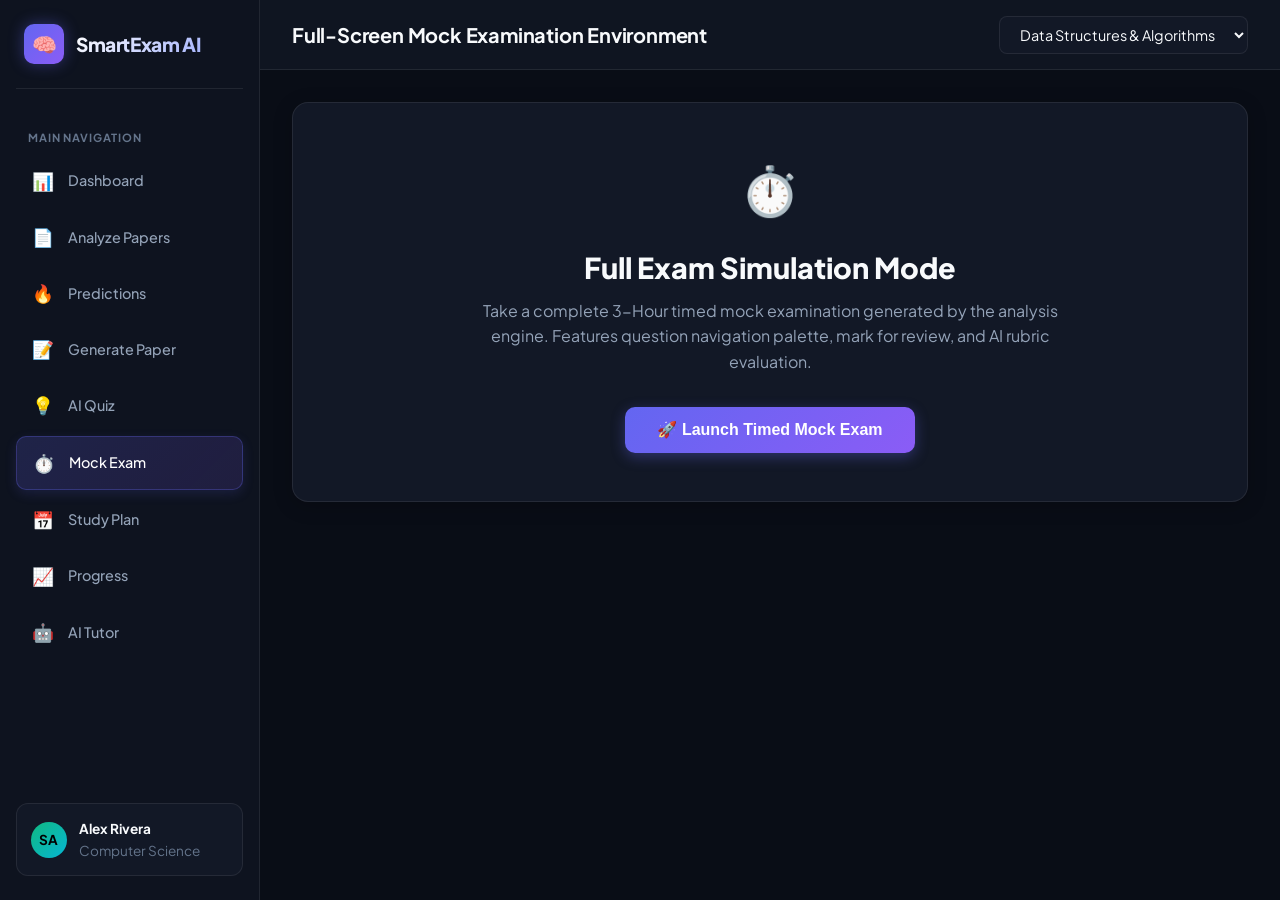
<file: frontend/mock-exam.html>
<!DOCTYPE html>
<html lang="en">
<head>
  <meta charset="UTF-8">
  <meta name="viewport" content="width=device-width, initial-scale=1.0">
  <title>Mock Exam — SmartExam AI</title>
  <link rel="stylesheet" href="css/style.css">
  <link rel="stylesheet" href="css/exam.css">
</head>
<body>

  <aside class="app-sidebar">
    <div class="brand-logo">
      <div class="logo-icon">🧠</div>
      <div class="brand-title">SmartExam AI</div>
    </div>

    <div class="nav-section-label">Main Navigation</div>
    <ul class="nav-links">
      <li class="nav-item"><a href="dashboard.html"><span class="nav-icon">📊</span> <span>Dashboard</span></a></li>
      <li class="nav-item"><a href="analyze.html"><span class="nav-icon">📄</span> <span>Analyze Papers</span></a></li>
      <li class="nav-item"><a href="predictions.html"><span class="nav-icon">🔥</span> <span>Predictions</span></a></li>
      <li class="nav-item"><a href="generate-paper.html"><span class="nav-icon">📝</span> <span>Generate Paper</span></a></li>
      <li class="nav-item"><a href="quiz.html"><span class="nav-icon">💡</span> <span>AI Quiz</span></a></li>
      <li class="nav-item active"><a href="mock-exam.html"><span class="nav-icon">⏱️</span> <span>Mock Exam</span></a></li>
      <li class="nav-item"><a href="study-plan.html"><span class="nav-icon">📅</span> <span>Study Plan</span></a></li>
      <li class="nav-item"><a href="progress.html"><span class="nav-icon">📈</span> <span>Progress</span></a></li>
      <li class="nav-item"><a href="tutor.html"><span class="nav-icon">🤖</span> <span>AI Tutor</span></a></li>
    </ul>

    <div class="user-profile-widget">
      <div class="avatar">SA</div>
      <div style="font-size: 0.85rem;">
        <strong style="display: block; color: var(--text-main);">Alex Rivera</strong>
        <span style="color: var(--text-dim);">Computer Science</span>
      </div>
    </div>
  </aside>

  <main class="app-main">
    <header class="app-header">
      <div class="header-title-box">
        <h1>Full-Screen Mock Examination Environment</h1>
      </div>
      <div class="subject-selector-wrap">
        <select id="globalSubjectSelect">
          <option value="dsa">Data Structures & Algorithms</option>
          <option value="os">Operating Systems</option>
        </select>
      </div>
    </header>

    <div class="content-container">
      
      <!-- Mock Exam Launcher -->
      <div id="mockExamConfigContainer" class="card" style="text-align: center; padding: 3rem;">
        <div style="font-size: 3rem; margin-bottom: 1rem;">⏱️</div>
        <h2 style="font-size: 1.8rem; font-weight: 800; margin-bottom: 0.5rem;">Full Exam Simulation Mode</h2>
        <p style="color: var(--text-muted); max-width: 600px; margin: 0 auto 2rem auto;">
          Take a complete 3-Hour timed mock examination generated by the analysis engine. Features question navigation palette, mark for review, and AI rubric evaluation.
        </p>
        <button id="startMockExamBtn" class="btn btn-primary" style="font-size: 1rem; padding: 0.85rem 2rem;">🚀 Launch Timed Mock Exam</button>
      </div>

      <!-- Active Exam View -->
      <div id="mockExamActiveContainer" style="display: none;">
        <div style="display: flex; align-items: center; justify-content: space-between; margin-bottom: 1.5rem; background: var(--bg-card); padding: 1rem 1.5rem; border-radius: 14px; border: 1px solid var(--border-color);">
          <div>
            <h3 style="font-size: 1.1rem; font-weight: 700;">Data Structures & Algorithms — Final Examination</h3>
            <span style="font-size: 0.8rem; color: var(--text-dim);">Total Marks: 100 • Answer all questions</span>
          </div>
          <div class="exam-timer-badge">
            ⏱️ <span id="examTimerDisplay">03:00:00</span>
          </div>
        </div>

        <div class="exam-layout">
          
          <!-- Active Question Main Area -->
          <div class="card" id="examActiveQuestionBox">
            <!-- Rendered via mock-exam.js -->
          </div>

          <!-- Question Palette Sidebar -->
          <div class="card">
            <h4 style="font-size: 0.95rem; font-weight: 700; border-bottom: 1px solid var(--border-color); padding-bottom: 0.5rem; margin-bottom: 1rem;">
              Question Palette
            </h4>

            <div style="display: flex; flex-direction: column; gap: 0.5rem; font-size: 0.8rem; margin-bottom: 1rem;">
              <div style="display: flex; align-items: center; gap: 0.5rem;">
                <span style="width: 12px; height: 12px; border-radius: 3px; background: var(--accent-emerald);"></span> Answered
              </div>
              <div style="display: flex; align-items: center; gap: 0.5rem;">
                <span style="width: 12px; height: 12px; border-radius: 3px; background: var(--accent-amber);"></span> Marked for Review
              </div>
              <div style="display: flex; align-items: center; gap: 0.5rem;">
                <span style="width: 12px; height: 12px; border-radius: 3px; background: rgba(255,255,255,0.1);"></span> Unanswered
              </div>
            </div>

            <div class="question-palette-grid" id="examQuestionPalette">
              <!-- Rendered via mock-exam.js -->
            </div>

            <button class="btn btn-primary" style="width: 100%; margin-top: 2rem;" onclick="if(confirm('Submit Mock Exam now?')) submitMockExam();">
              Submit Examination
            </button>
          </div>

        </div>
      </div>

      <!-- Exam Result Box -->
      <div id="mockExamResultBox" style="display: none;">
        <!-- Rendered after exam submission -->
      </div>

    </div>
  </main>

  <script src="js/api.js"></script>
  <script src="js/mock-exam.js"></script>
</body>
</html>
</file>
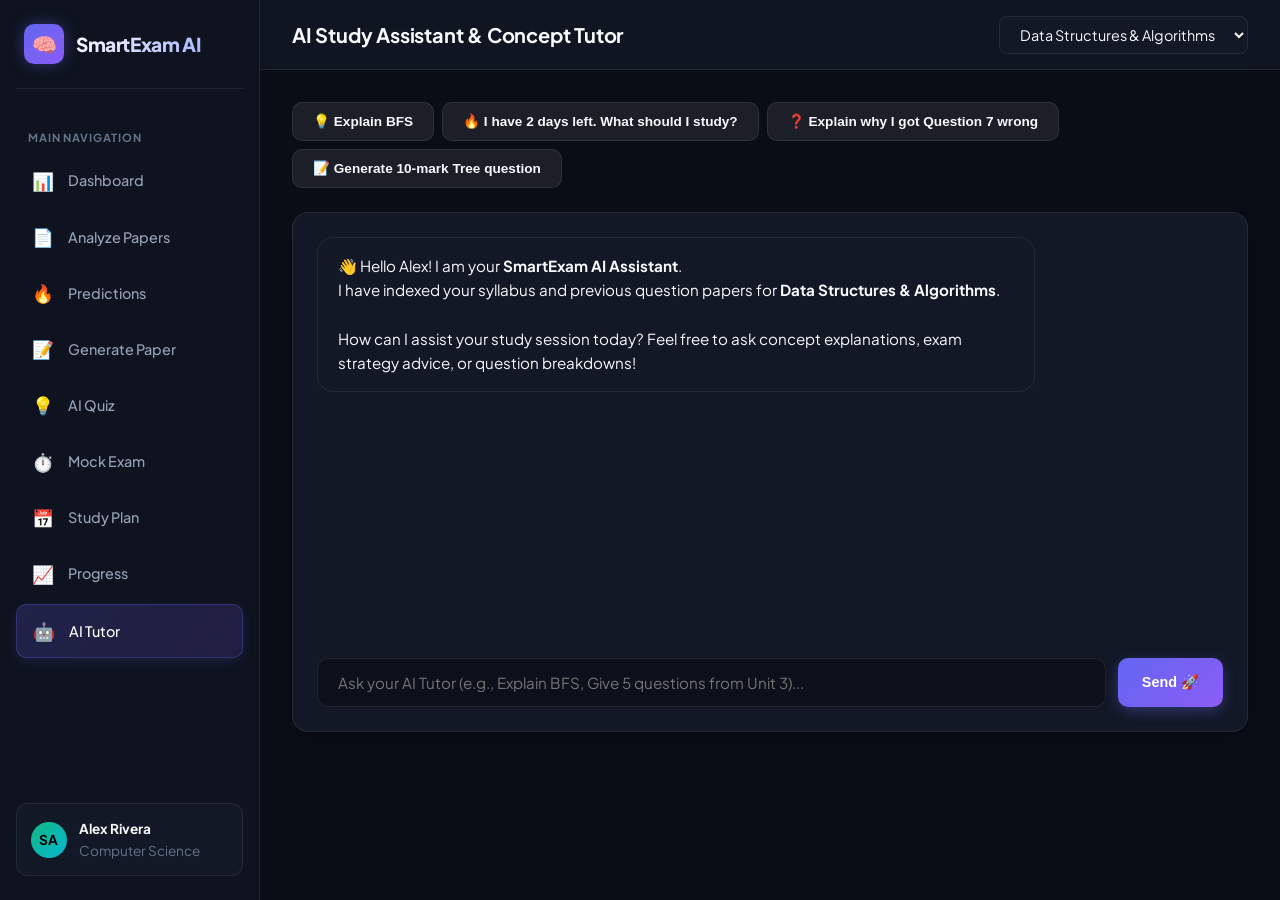
<file: frontend/tutor.html>
<!DOCTYPE html>
<html lang="en">
<head>
  <meta charset="UTF-8">
  <meta name="viewport" content="width=device-width, initial-scale=1.0">
  <title>AI Tutor — SmartExam AI</title>
  <link rel="stylesheet" href="css/style.css">
</head>
<body>

  <aside class="app-sidebar">
    <div class="brand-logo">
      <div class="logo-icon">🧠</div>
      <div class="brand-title">SmartExam AI</div>
    </div>

    <div class="nav-section-label">Main Navigation</div>
    <ul class="nav-links">
      <li class="nav-item"><a href="dashboard.html"><span class="nav-icon">📊</span> <span>Dashboard</span></a></li>
      <li class="nav-item"><a href="analyze.html"><span class="nav-icon">📄</span> <span>Analyze Papers</span></a></li>
      <li class="nav-item"><a href="predictions.html"><span class="nav-icon">🔥</span> <span>Predictions</span></a></li>
      <li class="nav-item"><a href="generate-paper.html"><span class="nav-icon">📝</span> <span>Generate Paper</span></a></li>
      <li class="nav-item"><a href="quiz.html"><span class="nav-icon">💡</span> <span>AI Quiz</span></a></li>
      <li class="nav-item"><a href="mock-exam.html"><span class="nav-icon">⏱️</span> <span>Mock Exam</span></a></li>
      <li class="nav-item"><a href="study-plan.html"><span class="nav-icon">📅</span> <span>Study Plan</span></a></li>
      <li class="nav-item"><a href="progress.html"><span class="nav-icon">📈</span> <span>Progress</span></a></li>
      <li class="nav-item active"><a href="tutor.html"><span class="nav-icon">🤖</span> <span>AI Tutor</span></a></li>
    </ul>

    <div class="user-profile-widget">
      <div class="avatar">SA</div>
      <div style="font-size: 0.85rem;">
        <strong style="display: block; color: var(--text-main);">Alex Rivera</strong>
        <span style="color: var(--text-dim);">Computer Science</span>
      </div>
    </div>
  </aside>

  <main class="app-main">
    <header class="app-header">
      <div class="header-title-box">
        <h1>AI Study Assistant & Concept Tutor</h1>
      </div>
      <div class="subject-selector-wrap">
        <select id="globalSubjectSelect">
          <option value="dsa">Data Structures & Algorithms</option>
          <option value="os">Operating Systems</option>
        </select>
      </div>
    </header>

    <div class="content-container">
      
      <!-- Quick Prompts Card -->
      <div style="margin-bottom: 1.5rem; display: flex; flex-wrap: wrap; gap: 0.5rem;">
        <button class="btn btn-secondary" style="font-size: 0.85rem;" onclick="sendQuickPrompt('Explain BFS graph traversal algorithm in detail.')">💡 Explain BFS</button>
        <button class="btn btn-secondary" style="font-size: 0.85rem;" onclick="sendQuickPrompt('I have 2 days left before my exam. What should I study?')">🔥 I have 2 days left. What should I study?</button>
        <button class="btn btn-secondary" style="font-size: 0.85rem;" onclick="sendQuickPrompt('Explain why I got Question 7 wrong in my quiz.')">❓ Explain why I got Question 7 wrong</button>
        <button class="btn btn-secondary" style="font-size: 0.85rem;" onclick="sendQuickPrompt('Give me a sample 10-mark question from Trees.')">📝 Generate 10-mark Tree question</button>
      </div>

      <!-- Chat Container -->
      <div class="card" style="height: 520px; display: flex; flex-direction: column; padding: 1.5rem;">
        <div id="tutorMessagesBox" style="flex: 1; overflow-y: auto; padding-right: 0.5rem; margin-bottom: 1rem;">
          
          <!-- Initial Welcome Message -->
          <div style="display: flex; justify-content: flex-start; margin-bottom: 1rem;">
            <div style="max-width: 80%; padding: 1rem 1.25rem; background: var(--bg-card); border: 1px solid var(--border-color); border-radius: 16px; font-size: 0.95rem; line-height: 1.6;">
              👋 Hello Alex! I am your <strong>SmartExam AI Assistant</strong>.<br>
              I have indexed your syllabus and previous question papers for <strong>Data Structures & Algorithms</strong>.<br><br>
              How can I assist your study session today? Feel free to ask concept explanations, exam strategy advice, or question breakdowns!
            </div>
          </div>

        </div>

        <form id="tutorChatForm" style="display: flex; gap: 0.75rem;">
          <input type="text" id="tutorQueryInput" placeholder="Ask your AI Tutor (e.g., Explain BFS, Give 5 questions from Unit 3)..." style="flex: 1; padding: 0.85rem 1.25rem; background: rgba(0,0,0,0.3); border: 1px solid var(--border-color); border-radius: 12px; color: var(--text-main); font-family: inherit; font-size: 0.95rem;">
          <button type="submit" class="btn btn-primary" style="padding: 0 1.5rem;">Send 🚀</button>
        </form>
      </div>

    </div>
  </main>

  <script src="js/api.js"></script>
  <script src="js/tutor.js"></script>
</body>
</html>
</file>
<file: frontend/css/style.css>
/* ==========================================================================
   SmartExam AI — Global Styles & Design System
   ========================================================================== */
@import url('https://fonts.googleapis.com/css2?family=Plus+Jakarta+Sans:wght@300;400;500;600;700;800&family=JetBrains+Mono:wght@400;500;600&display=swap');

:root {
  --bg-dark: #090d16;
  --bg-card: #121826;
  --bg-card-hover: #1c2333;
  --bg-sidebar: #0e131f;
  --border-color: rgba(255, 255, 255, 0.08);
  --border-focus: rgba(99, 102, 241, 0.5);

  --accent-primary: #6366f1;
  --accent-primary-hover: #4f46e5;
  --accent-secondary: #8b5cf6;
  --accent-cyan: #06b6d4;
  --accent-emerald: #10b981;
  --accent-amber: #f59e0b;
  --accent-rose: #f43f5e;

  --text-main: #f8fafc;
  --text-muted: #94a3b8;
  --text-dim: #64748b;

  --glass-bg: rgba(18, 24, 38, 0.75);
  --glass-border: rgba(255, 255, 255, 0.12);
  --shadow-lg: 0 10px 30px -5px rgba(0, 0, 0, 0.5), 0 0 20px rgba(99, 102, 241, 0.15);
  
  --font-main: 'Plus Jakarta Sans', sans-serif;
  --font-mono: 'JetBrains Mono', monospace;
}

* {
  margin: 0;
  padding: 0;
  box-sizing: border-box;
}

body {
  font-family: var(--font-main);
  background-color: var(--bg-dark);
  color: var(--text-main);
  line-height: 1.6;
  min-height: 100vh;
  display: flex;
  overflow-x: hidden;
}

/* Sidebar Navigation */
.app-sidebar {
  width: 260px;
  background-color: var(--bg-sidebar);
  border-right: 1px solid var(--border-color);
  display: flex;
  flex-direction: column;
  position: fixed;
  top: 0;
  bottom: 0;
  left: 0;
  z-index: 100;
  padding: 1.5rem 1rem;
}

.brand-logo {
  display: flex;
  align-items: center;
  gap: 0.75rem;
  padding: 0 0.5rem 1.5rem 0.5rem;
  border-bottom: 1px solid var(--border-color);
  margin-bottom: 1.5rem;
}

.logo-icon {
  width: 40px;
  height: 40px;
  background: linear-gradient(135deg, var(--accent-primary), var(--accent-secondary));
  border-radius: 10px;
  display: flex;
  align-items: center;
  justify-content: center;
  font-size: 1.25rem;
  box-shadow: 0 0 15px rgba(99, 102, 241, 0.4);
}

.brand-title {
  font-size: 1.2rem;
  font-weight: 800;
  letter-spacing: -0.02em;
  background: linear-gradient(135deg, #ffffff, #a5b4fc);
  -webkit-background-clip: text;
  -webkit-text-fill-color: transparent;
}

.nav-section-label {
  font-size: 0.7rem;
  font-weight: 700;
  text-transform: uppercase;
  letter-spacing: 0.08em;
  color: var(--text-dim);
  padding: 0.5rem 0.75rem;
  margin-top: 0.5rem;
}

.nav-links {
  list-style: none;
  display: flex;
  flex-direction: column;
  gap: 0.25rem;
}

.nav-item a {
  display: flex;
  align-items: center;
  gap: 0.85rem;
  padding: 0.75rem 1rem;
  color: var(--text-muted);
  text-decoration: none;
  font-size: 0.9rem;
  font-weight: 500;
  border-radius: 10px;
  transition: all 0.2s ease;
}

.nav-item a:hover {
  background-color: rgba(255, 255, 255, 0.05);
  color: var(--text-main);

}

.nav-item.active a {
  background: linear-gradient(135deg, rgba(99, 102, 241, 0.2), rgba(139, 92, 246, 0.15));
  color: #ffffff;
  border: 1px solid rgba(99, 102, 241, 0.3);
  box-shadow: 0 4px 12px rgba(99, 102, 241, 0.15);
}

.nav-icon {
  font-size: 1.1rem;
}

.user-profile-widget {
  margin-top: auto;
  padding: 0.85rem;
  background: var(--bg-card);
  border: 1px solid var(--border-color);
  border-radius: 12px;
  display: flex;
  align-items: center;
  gap: 0.75rem;
}

.avatar {
  width: 36px;
  height: 36px;
  border-radius: 50%;
  background: linear-gradient(135deg, var(--accent-emerald), var(--accent-cyan));
  display: flex;
  align-items: center;
  justify-content: center;
  font-weight: 700;
  color: #000;
  font-size: 0.85rem;
}

/* Main Workspace */
.app-main {
  margin-left: 260px;
  flex: 1;
  display: flex;
  flex-direction: column;
  min-height: 100vh;
}

.app-header {
  height: 70px;
  background: var(--glass-bg);
  backdrop-filter: blur(12px);
  border-bottom: 1px solid var(--border-color);
  display: flex;
  align-items: center;
  justify-content: space-between;
  padding: 0 2rem;
  position: sticky;
  top: 0;
  z-index: 90;
}

.header-title-box h1 {
  font-size: 1.25rem;
  font-weight: 700;
  letter-spacing: -0.01em;
}

.subject-selector-wrap select {
  background: var(--bg-card);
  color: var(--text-main);
  border: 1px solid var(--border-color);
  padding: 0.5rem 1rem;
  border-radius: 8px;
  font-family: inherit;
  font-size: 0.9rem;
  cursor: pointer;
  outline: none;
}

.content-container {
  padding: 2rem;
  max-width: 1400px;
  width: 100%;
  margin: 0 auto;
}

/* Cards & Layout Grid */
.grid-2 { display: grid; grid-template-columns: repeat(2, 1fr); gap: 1.5rem; }
.grid-3 { display: grid; grid-template-columns: repeat(3, 1fr); gap: 1.5rem; }
.grid-4 { display: grid; grid-template-columns: repeat(4, 1fr); gap: 1.5rem; }

.card {
  background: var(--bg-card);
  border: 1px solid var(--border-color);
  border-radius: 16px;
  padding: 1.5rem;
  box-shadow: 0 4px 20px rgba(0, 0, 0, 0.2);
  transition: transform 0.2s ease, border-color 0.2s ease;
}

.card:hover {
  border-color: rgba(255, 255, 255, 0.15);
}

.card-header {
  display: flex;
  align-items: center;
  justify-content: space-between;
  margin-bottom: 1rem;
}

.card-title {
  font-size: 1.05rem;
  font-weight: 700;
  display: flex;
  align-items: center;
  gap: 0.5rem;
}

/* Badges & Buttons */
.badge {
  display: inline-flex;
  align-items: center;
  padding: 0.25rem 0.65rem;
  border-radius: 20px;
  font-size: 0.75rem;
  font-weight: 700;
  letter-spacing: 0.02em;
}

.badge-critical { background: rgba(244, 63, 94, 0.2); color: #fecdd3; border: 1px solid rgba(244, 63, 94, 0.4); }
.badge-high { background: rgba(245, 158, 11, 0.2); color: #fde68a; border: 1px solid rgba(245, 158, 11, 0.4); }
.badge-medium { background: rgba(6, 182, 212, 0.2); color: #a5f3fc; border: 1px solid rgba(6, 182, 212, 0.4); }
.badge-low { background: rgba(16, 185, 129, 0.2); color: #a7f3d0; border: 1px solid rgba(16, 185, 129, 0.4); }

.btn {
  display: inline-flex;
  align-items: center;
  justify-content: center;
  gap: 0.5rem;
  padding: 0.65rem 1.25rem;
  border-radius: 10px;
  font-weight: 600;
  font-size: 0.9rem;
  cursor: pointer;
  border: none;
  transition: all 0.2s ease;
  text-decoration: none;
}

.btn-primary {
  background: linear-gradient(135deg, var(--accent-primary), var(--accent-secondary));
  color: #ffffff;
  box-shadow: 0 4px 14px rgba(99, 102, 241, 0.35);
}

.btn-primary:hover {
  box-shadow: 0 6px 20px rgba(99, 102, 241, 0.5);
  transform: translateY(-1px);
}

.btn-secondary {
  background: rgba(255, 255, 255, 0.08);
  color: var(--text-main);
  border: 1px solid var(--border-color);
}

.btn-secondary:hover {
  background: rgba(255, 255, 255, 0.12);
}

/* Tables */
.data-table {
  width: 100%;
  border-collapse: collapse;
  margin-top: 1rem;
}

.data-table th, .data-table td {
  padding: 0.85rem 1rem;
  text-align: left;
  border-bottom: 1px solid var(--border-color);
  font-size: 0.9rem;
}

.data-table th {
  color: var(--text-dim);
  font-weight: 600;
  font-size: 0.8rem;
  text-transform: uppercase;
}

.data-table tr:hover td {
  background: rgba(255, 255, 255, 0.02);
}

/* Responsive */
@media (max-width: 992px) {
  .app-sidebar { width: 70px; padding: 1rem 0.5rem; }
  .brand-title, .nav-section-label, .nav-item span:not(.nav-icon), .user-profile-widget span { display: none; }
  .app-main { margin-left: 70px; }
  .grid-2, .grid-3, .grid-4 { grid-template-columns: 1fr; }
}
</file>
<file: frontend/css/exam.css>
/* Mock Exam specific styles */
.exam-layout {
  display: grid;
  grid-template-columns: 1fr 300px;
  gap: 1.5rem;
}

.exam-timer-badge {
  font-family: var(--font-mono);
  font-size: 1.1rem;
  font-weight: 700;
  color: var(--accent-amber);
  background: rgba(245, 158, 11, 0.15);
  border: 1px solid rgba(245, 158, 11, 0.3);
  padding: 0.4rem 0.85rem;
  border-radius: 8px;
}

.question-palette-grid {
  display: grid;
  grid-template-columns: repeat(5, 1fr);
  gap: 0.5rem;
  margin-top: 1rem;
}

.palette-btn {
  width: 42px;
  height: 42px;
  border-radius: 8px;
  background: rgba(255, 255, 255, 0.05);
  border: 1px solid var(--border-color);
  color: var(--text-main);
  font-weight: 700;
  font-size: 0.85rem;
  cursor: pointer;
  display: flex;
  align-items: center;
  justify-content: center;
  transition: all 0.2s ease;
}

.palette-btn:hover { background: rgba(255, 255, 255, 0.15); }
.palette-btn.active { border-color: var(--accent-primary); box-shadow: 0 0 10px rgba(99, 102, 241, 0.5); }
.palette-btn.answered { background: var(--accent-emerald); color: #000; border-color: var(--accent-emerald); }
.palette-btn.marked { background: var(--accent-amber); color: #000; border-color: var(--accent-amber); }

.exam-footer-nav {
  display: flex;
  align-items: center;
  justify-content: space-between;
  margin-top: 2rem;
  padding-top: 1.5rem;
  border-top: 1px solid var(--border-color);
}
</file>
